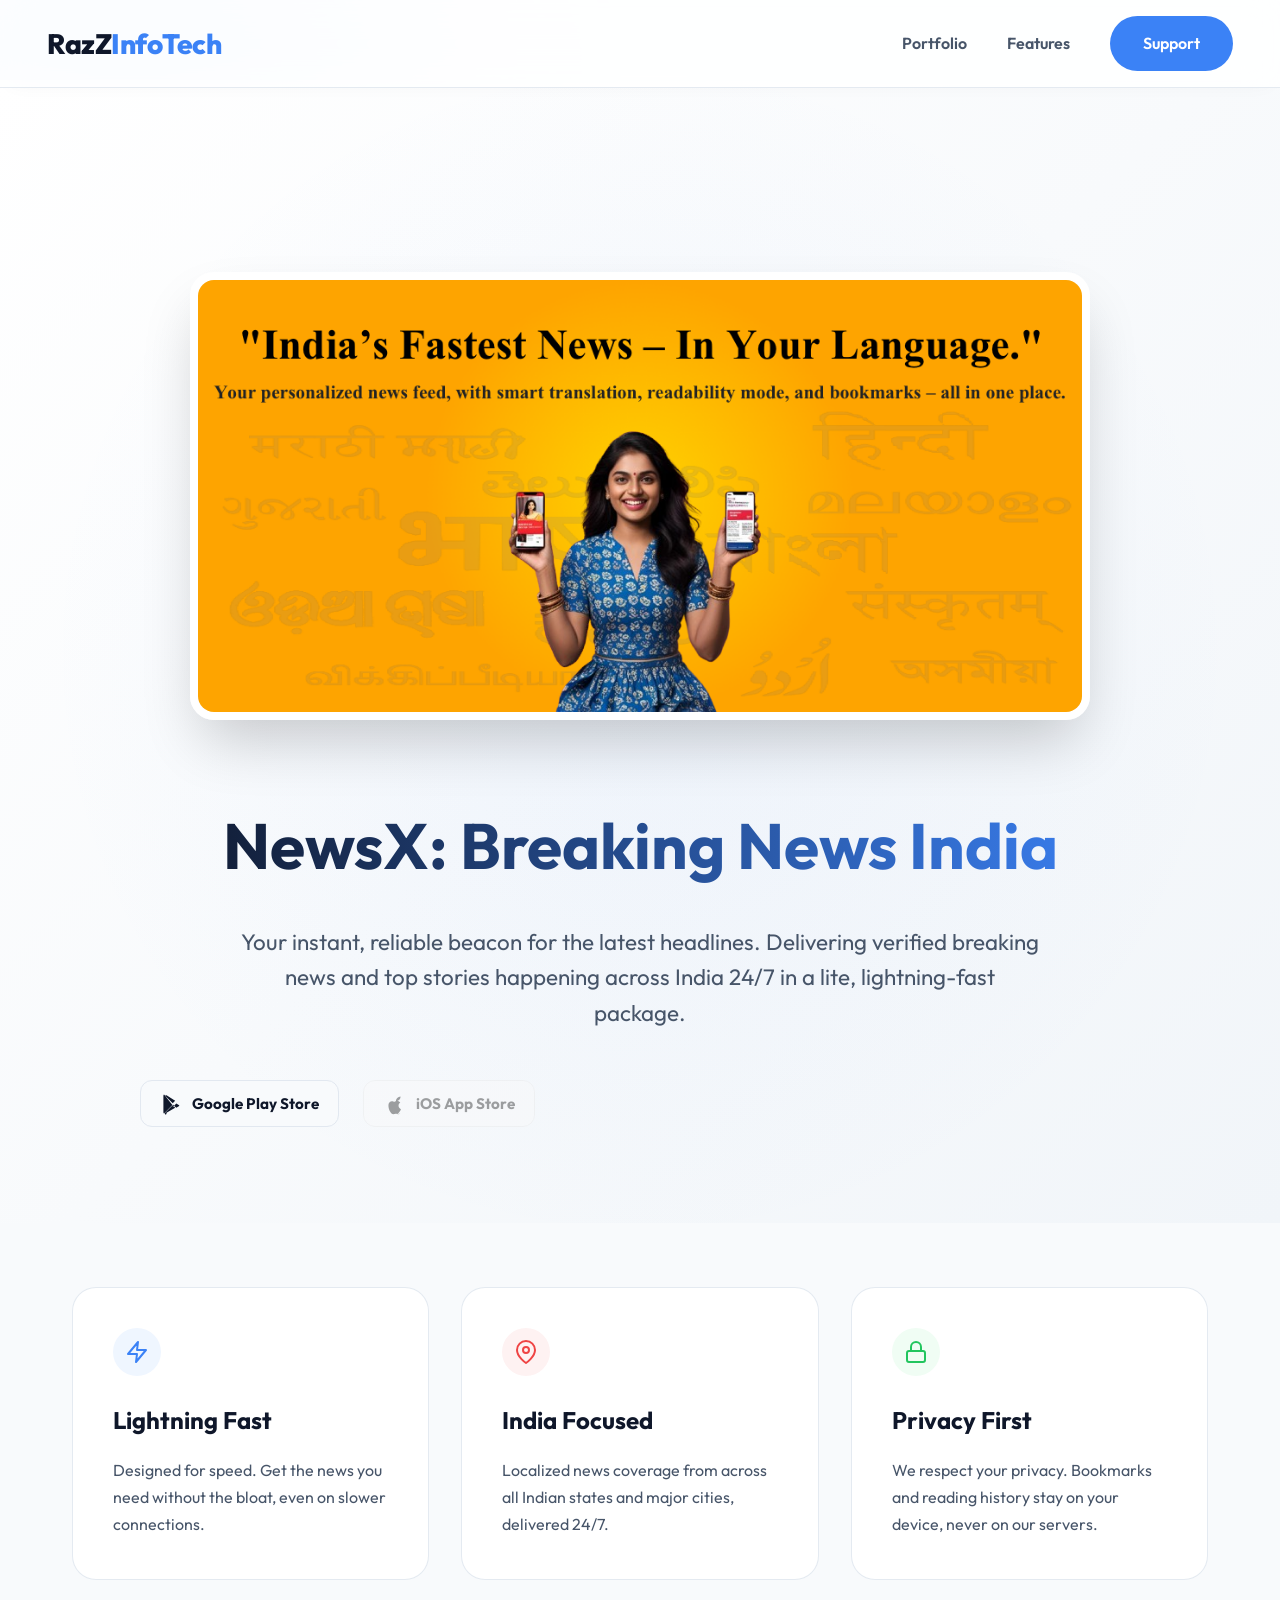
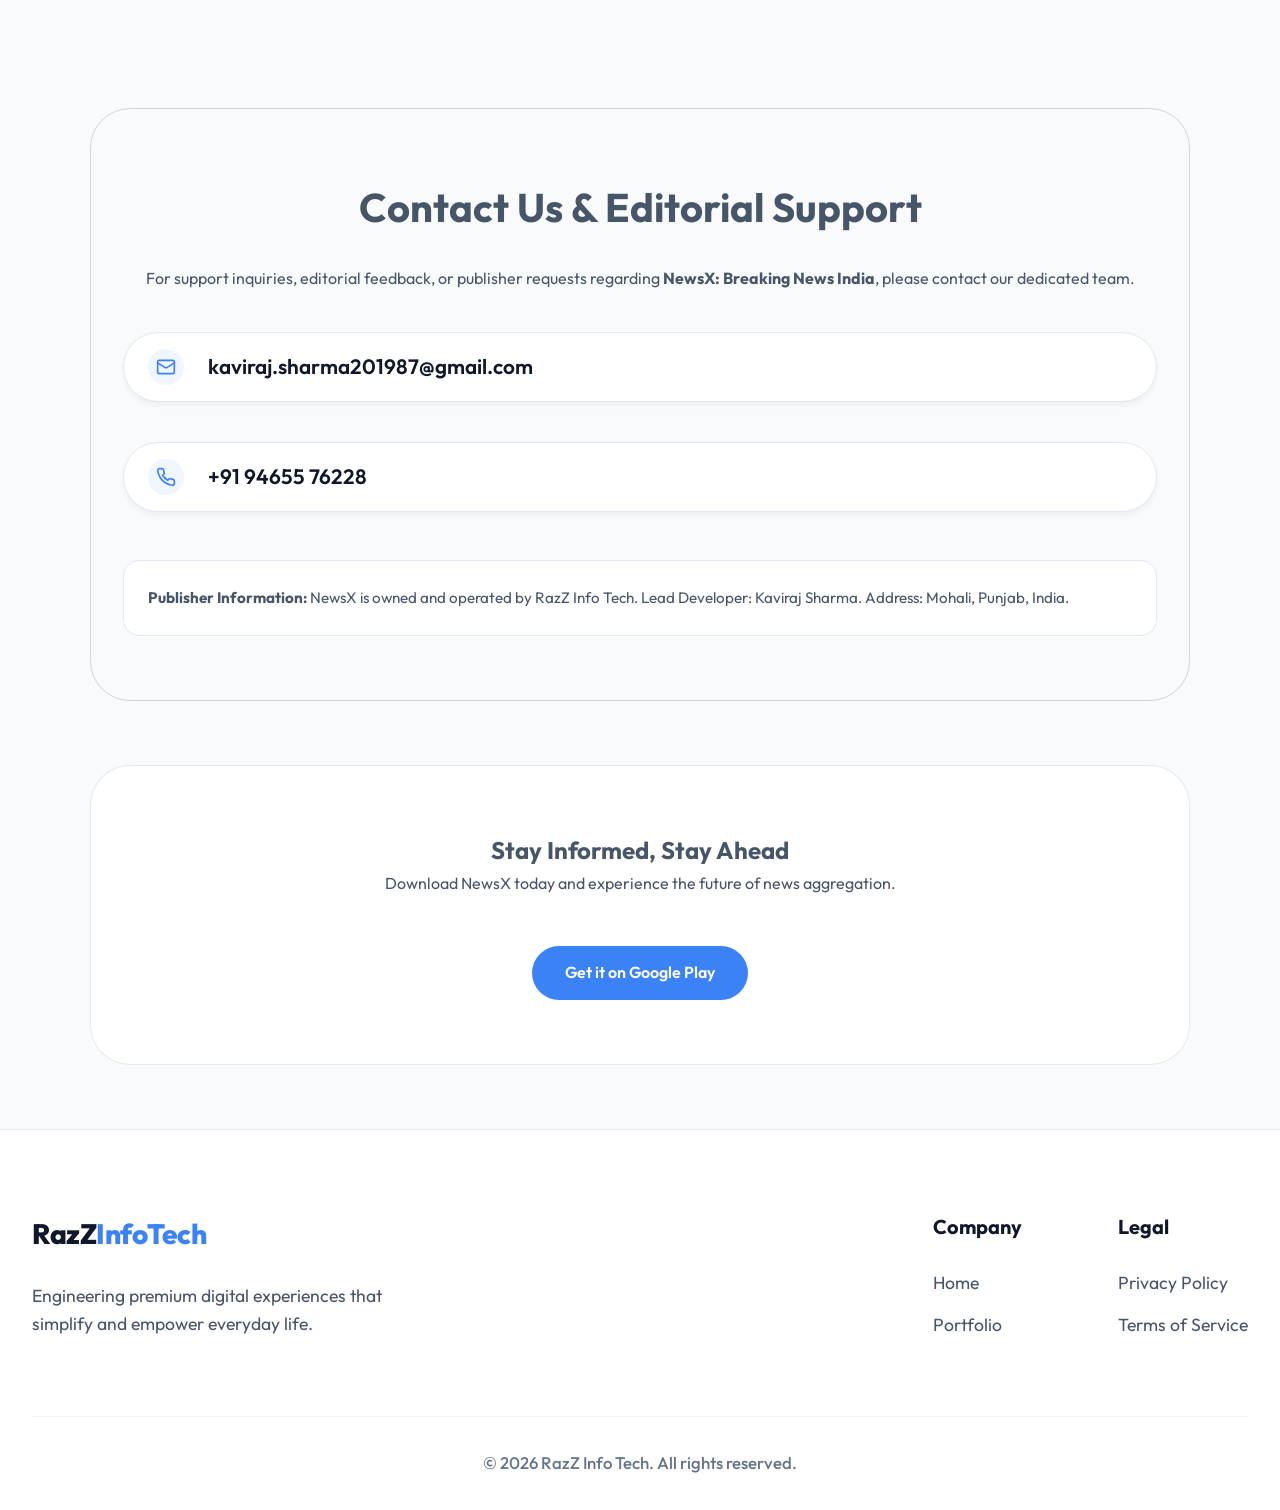
<file: newsx.html>
<!DOCTYPE html>
<html lang="en">
<head>
    <meta charset="UTF-8">
    <meta name="viewport" content="width=device-width, initial-scale=1.0">
    <title>NewsX: Breaking News India | RazZ Info Tech</title>
    <meta name="description" content="Get real-time Indian news with NewsX. Fast, lite, and privacy-focused news aggregator for the latest headlines.">
    <link rel="stylesheet" href="styles.css">
    <link rel="preconnect" href="https://fonts.googleapis.com">
    <link rel="preconnect" href="https://fonts.gstatic.com" crossorigin>
    <link href="https://fonts.googleapis.com/css2?family=Outfit:wght@300;400;500;600;700;800&display=swap" rel="stylesheet">
</head>
<body>
    <!-- Navbar -->
    <nav class="navbar">
        <div class="nav-content">
            <a href="index.html" style="text-decoration: none;"><div class="logo">RazZ<span>InfoTech</span></div></a>
            <ul class="nav-links">
                <li><a href="index.html#applications">Portfolio</a></li>
                <li><a href="#features">Features</a></li>
                <li><a href="index.html#contact" class="btn-primary nav-btn">Support</a></li>
            </ul>
        </div>
    </nav>

    <!-- App Hero Section -->
    <header class="app-hero">
        <div class="app-hero-content animate-on-scroll">
            <img src="Feature_graphics.png" alt="NewsX Feature Graphic" class="app-feature-graphic">
            <h1>NewsX: Breaking News India</h1>
            <p class="hero-desc">Your instant, reliable beacon for the latest headlines. Delivering verified breaking news and top stories happening across India 24/7 in a lite, lightning-fast package.</p>
            
            <div class="hero-actions">
                <a href="https://play.google.com/store/apps/details?id=com.kv.newsx.lite" target="_blank" class="store-btn">
                    <svg viewBox="0 0 24 24" width="24" height="24" fill="currentColor"><path d="M4 2.529C3.606 2.766 3.398 3.256 3.398 3.864v16.273c0 .607.208 1.098.602 1.334l.053.03 8.35-8.384v-.234L4.053 2.5l-.053.029zM12.923 12.39L16.28 15.75l2.457-1.393c.7-.393.7-1.042 0-1.436L16.28 11.53l-3.357 3.358v-2.498zm-8.23-9.176l8.03 8.046 2.454-2.46L6.5 3.37c-.7-.394-1.258-.066-1.258.742l-.55-1.018zM6.5 20.63l8.675-4.945-2.455-2.46-8.03 8.046.55 1.018c0 .808.56.113 1.26-.28z"/></svg>
                    Google Play Store
                </a>
                <a href="#" class="store-btn disabled">
                    <svg viewBox="0 0 24 24" width="24" height="24" fill="currentColor"><path d="M16.365 21.442c-.528.252-1.291.688-2.094.688s-1.411-.328-2.527-.328c-1.144 0-1.802.34-2.556.34-.841 0-1.74-.528-2.465-1.57C5.034 18.156 3.659 13.916 4.978 11.08c.552-1.189 1.625-1.928 2.825-1.928 1.055 0 1.956.657 2.527.657.57 0 1.57-.743 2.888-.743 1.259 0 2.373.57 3.064 1.543-2.613 1.514-2.186 5.414.656 6.543-.585 1.5-1.682 3.125-2.738 4.258-.29.317-.61.644-1.026.832h.001zM11.972 9.088c-.143-2.484 2.14-4.57 4.542-4.685.257 2.427-2.14 4.885-4.542 4.685z"/></svg>
                    iOS App Store
                </a>
            </div>
        </div>
    </header>

    <main id="features">
        <section class="feature-grid">
            <div class="feature-item animate-on-scroll delay-1">
                <div class="contact-icon" style="margin-bottom: 1.5rem; width: fit-content;">
                    <svg width="24" height="24" viewBox="0 0 24 24" fill="none" stroke="currentColor" stroke-width="2" stroke-linecap="round" stroke-linejoin="round"><path d="M13 2L3 14h9l-1 8 10-12h-9l1-8z"/></svg>
                </div>
                <h3>Lightning Fast</h3>
                <p>Designed for speed. Get the news you need without the bloat, even on slower connections.</p>
            </div>
            <div class="feature-item animate-on-scroll delay-2">
                <div class="contact-icon" style="margin-bottom: 1.5rem; width: fit-content; background: #fef2f2; color: #ef4444;">
                    <svg width="24" height="24" viewBox="0 0 24 24" fill="none" stroke="currentColor" stroke-width="2" stroke-linecap="round" stroke-linejoin="round"><path d="M21 10c0 7-9 13-9 13s-9-6-9-13a9 9 0 0 1 18 0z"/><circle cx="12" cy="10" r="3"/></svg>
                </div>
                <h3>India Focused</h3>
                <p>Localized news coverage from across all Indian states and major cities, delivered 24/7.</p>
            </div>
            <div class="feature-item animate-on-scroll delay-3">
                <div class="contact-icon" style="margin-bottom: 1.5rem; width: fit-content; background: #f0fdf4; color: #22c55e;">
                    <svg width="24" height="24" viewBox="0 0 24 24" fill="none" stroke="currentColor" stroke-width="2" stroke-linecap="round" stroke-linejoin="round"><rect width="18" height="11" x="3" y="11" rx="2" ry="2"/><path d="M7 11V7a5 5 0 0 1 10 0v4"/></svg>
                </div>
                <h3>Privacy First</h3>
                <p>We respect your privacy. Bookmarks and reading history stay on your device, never on our servers.</p>
            </div>
        </section>

        <!-- Editorial & Contact Transparency Section (Mandatory for Google Play News Policy) -->
        <section id="support" class="app-cta-section animate-on-scroll" style="background: #f8fafc; border-color: #cbd5e1;">
            <div class="cta-content">
                <h2 style="font-size: 2.5rem; margin-bottom: 1.5rem;">Contact Us & Editorial Support</h2>
                <p style="margin-bottom: 2.5rem;">For support inquiries, editorial feedback, or publisher requests regarding <strong>NewsX: Breaking News India</strong>, please contact our dedicated team.</p>
                
                <div class="contact-methods" style="margin-bottom: 3rem;">
                    <div class="contact-item" style="margin: 0 auto 1rem; padding: 1rem 1.5rem; max-width: 100%;">
                        <div class="contact-icon" style="padding: 8px;"><svg width="20" height="20" viewBox="0 0 24 24" fill="none" stroke="currentColor" stroke-width="2"><rect width="20" height="16" x="2" y="4" rx="2"/><path d="m22 7-8.97 5.7a1.94 1.94 0 0 1-2.06 0L2 7"/></svg></div>
                        <a href="mailto:kaviraj.sharma201987@gmail.com">kaviraj.sharma201987@gmail.com</a>
                    </div>
                    <div class="contact-item" style="margin: 0 auto; padding: 1rem 1.5rem; max-width: 100%;">
                        <div class="contact-icon" style="padding: 8px;"><svg width="20" height="20" viewBox="0 0 24 24" fill="none" stroke="currentColor" stroke-width="2"><path d="M22 16.92v3a2 2 0 0 1-2.18 2 19.79 19.79 0 0 1-8.63-3.07 19.5 19.5 0 0 1-6-6 19.79 19.79 0 0 1-3.07-8.67A2 2 0 0 1 4.11 2h3a2 2 0 0 1 2 1.72 12.84 12.84 0 0 0 .7 2.81 2 2 0 0 1-.45 2.11L8.09 9.91a16 16 0 0 0 6 6l1.27-1.27a2 2 0 0 1 2.11-.45 12.84 12.84 0 0 0 2.81.7A2 2 0 0 1 22 16.92z"/></svg></div>
                        <a href="tel:+919465576228">+91 94655 76228</a>
                    </div>
                </div>

                <div style="background: white; padding: 1.5rem; border-radius: 16px; border: 1px solid #e2e8f0; text-align: left; font-size: 0.95rem;">
                    <p><strong>Publisher Information:</strong> NewsX is owned and operated by RazZ Info Tech. Lead Developer: Kaviraj Sharma. Address: Mohali, Punjab, India.</p>
                </div>
            </div>
        </section>

        <!-- CTA Section -->
        <section class="app-cta-section animate-on-scroll">
            <div class="cta-content">
                <h2>Stay Informed, Stay Ahead</h2>
                <p>Download NewsX today and experience the future of news aggregation.</p>
                <div class="hero-actions" style="justify-content: center;">
                    <a href="https://play.google.com/store/apps/details?id=com.kv.newsx.lite" target="_blank" class="btn-primary">Get it on Google Play</a>
                </div>
            </div>
        </section>
    </main>

    <footer class="footer">
        <div class="footer-wrapper">
            <div class="footer-brand">
                <div class="footer-logo">RazZ<span>InfoTech</span></div>
                <p>Engineering premium digital experiences that simplify and empower everyday life.</p>
            </div>
            <div class="footer-links">
                <div class="link-group">
                    <h4>Company</h4>
                    <a href="index.html">Home</a>
                    <a href="index.html#applications">Portfolio</a>
                </div>
                <div class="link-group">
                    <h4>Legal</h4>
                    <a href="privacy-policy.html">Privacy Policy</a>
                    <a href="terms-of-service.html">Terms of Service</a>
                </div>
            </div>
        </div>
        <div class="footer-bottom">
            <p>&copy; 2026 RazZ Info Tech. All rights reserved.</p>
        </div>
    </footer>

    <script>
        document.addEventListener("DOMContentLoaded", () => {
            const observerOptions = {
                root: null,
                rootMargin: '0px',
                threshold: 0.15
            };

            const observer = new IntersectionObserver((entries, observer) => {
                entries.forEach(entry => {
                    if (entry.isIntersecting) {
                        entry.target.classList.add('is-visible');
                        observer.unobserve(entry.target);
                    }
                });
            }, observerOptions);

            const animatedElements = document.querySelectorAll('.animate-on-scroll');
            animatedElements.forEach(el => observer.observe(el));
        });
    </script>
</body>
</html>
</file>
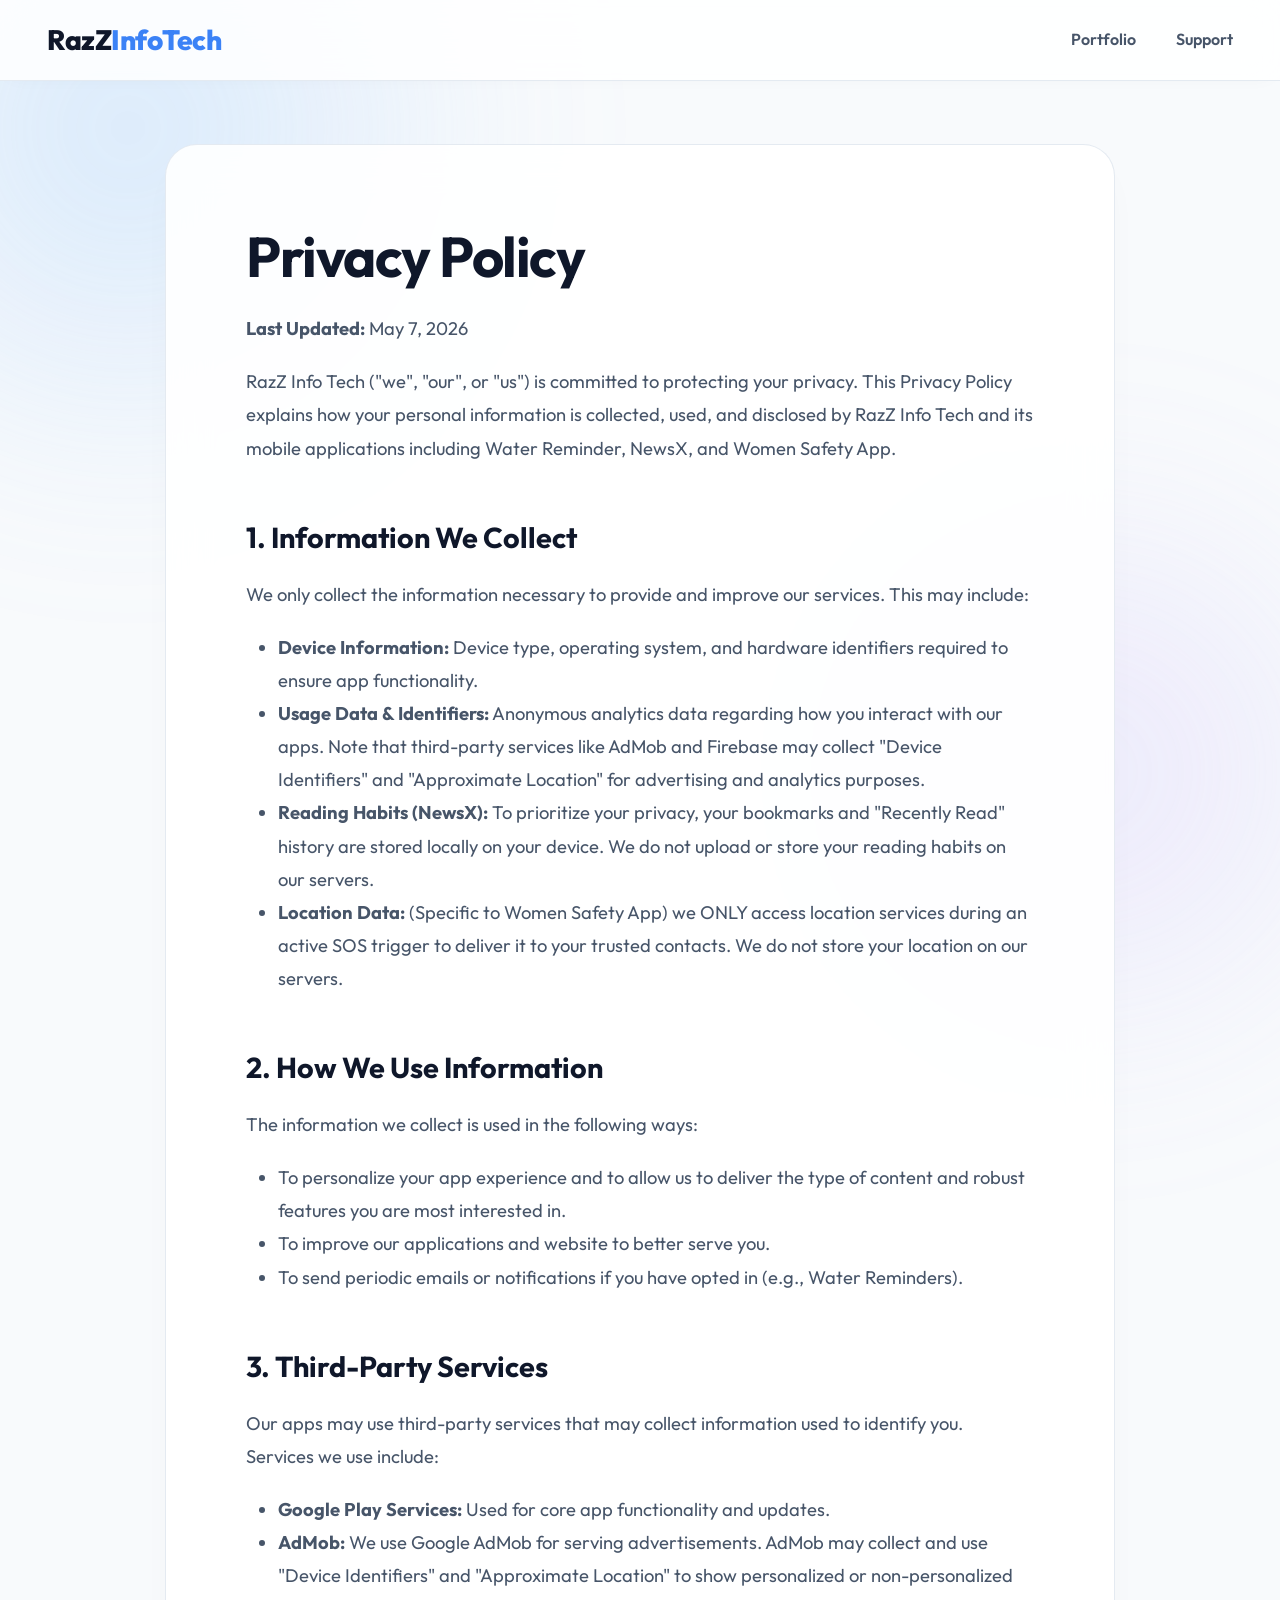
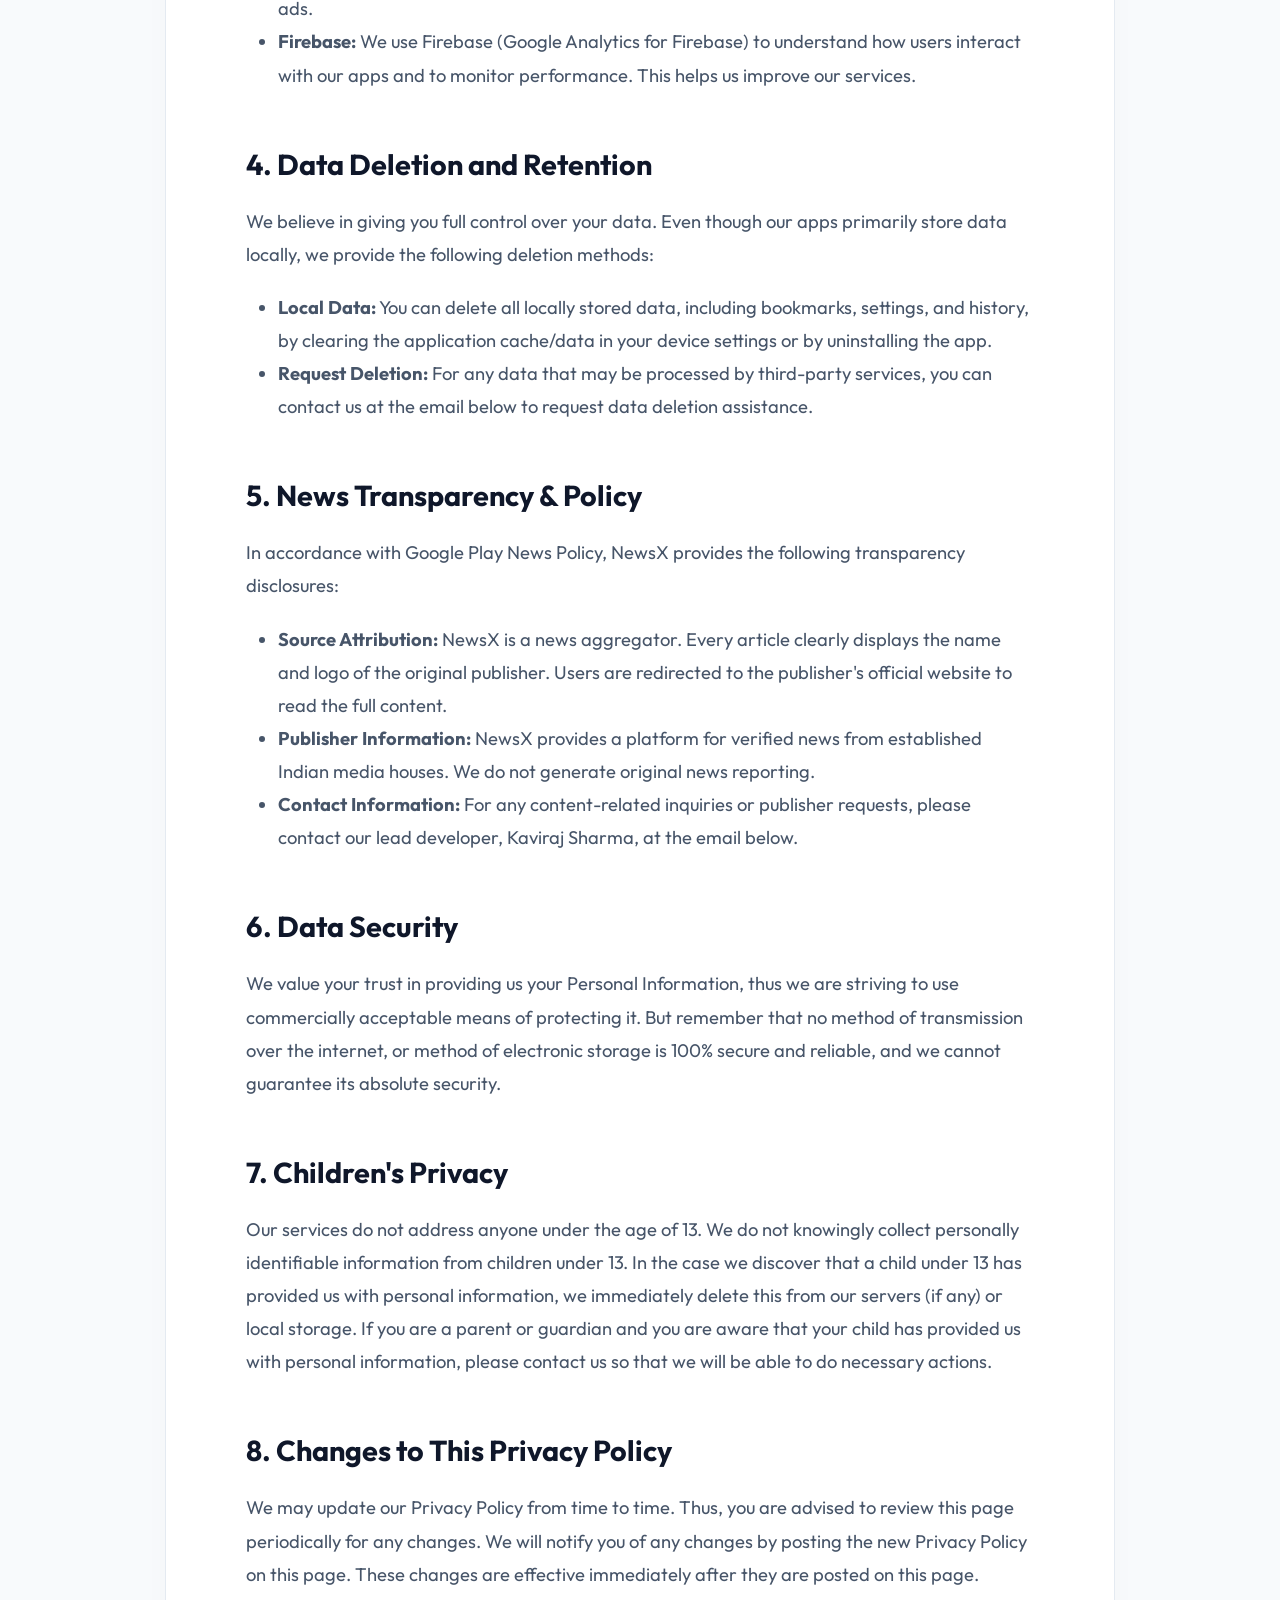
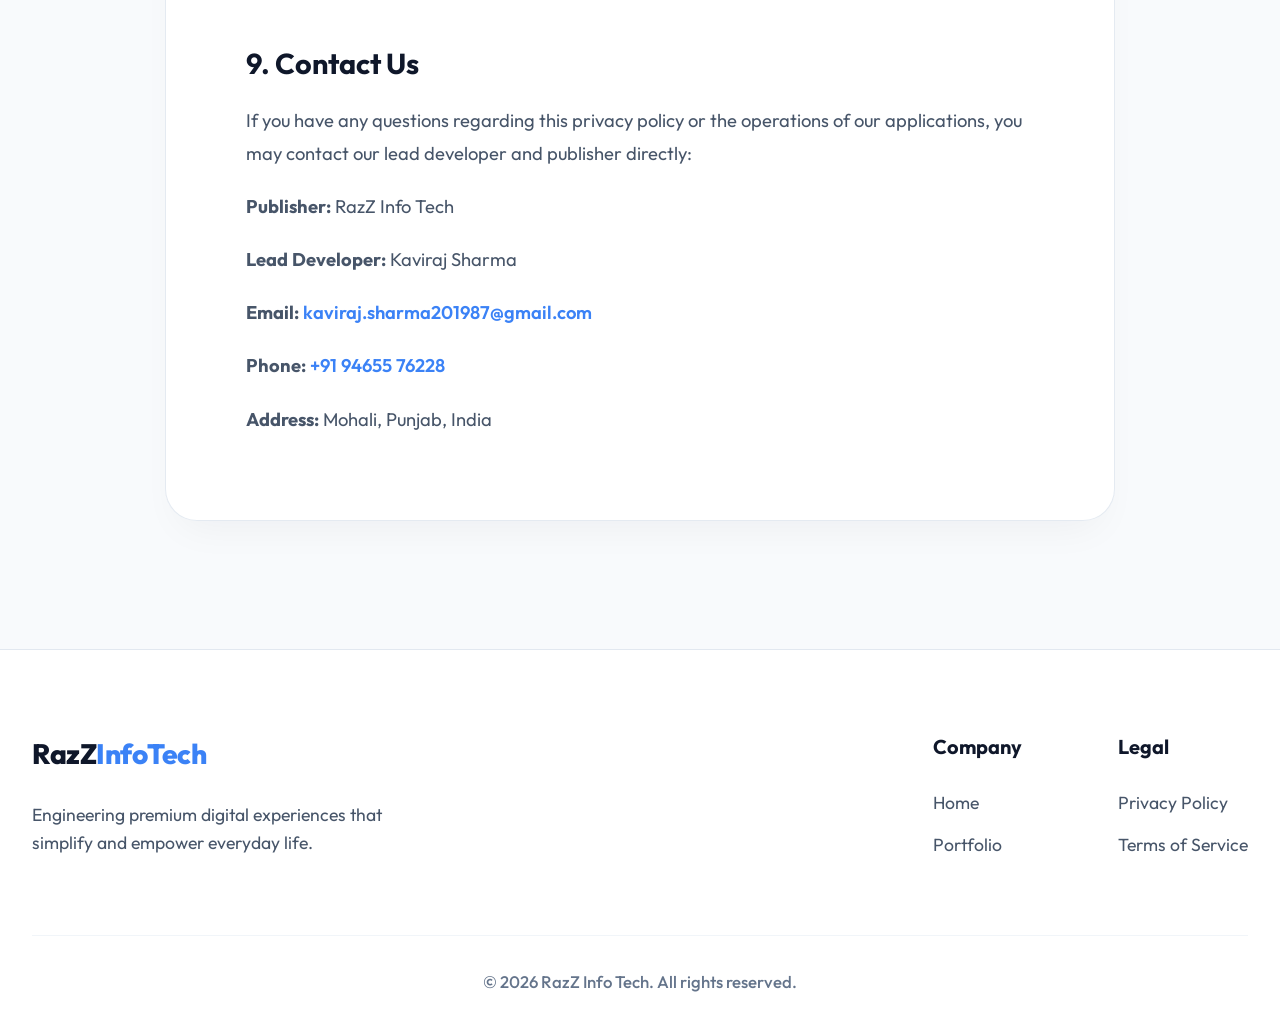
<file: privacy-policy.html>
<!DOCTYPE html>
<html lang="en">
<head>
    <meta charset="UTF-8">
    <meta name="viewport" content="width=device-width, initial-scale=1.0">
    <title>Privacy Policy - RazZ Info Tech</title>
    <link rel="stylesheet" href="styles.css">
    <link rel="preconnect" href="https://fonts.googleapis.com">
    <link rel="preconnect" href="https://fonts.gstatic.com" crossorigin>
    <link href="https://fonts.googleapis.com/css2?family=Outfit:wght@300;400;500;600;700;800&display=swap" rel="stylesheet">
    
    <!-- Google AdSense Verification -->
    <meta name="google-adsense-account" content="ca-pub-2756447977417450">
    <script async src="https://pagead2.googlesyndication.com/pagead/js/adsbygoogle.js?client=ca-pub-2756447977417450" crossorigin="anonymous"></script>
</head>
<body>
    <nav class="navbar">
        <div class="nav-content">
            <a href="index.html" style="text-decoration: none;"><div class="logo">RazZ<span>InfoTech</span></div></a>
            <ul class="nav-links">
                <li><a href="index.html#applications">Portfolio</a></li>
                <li><a href="index.html#contact">Support</a></li>
            </ul>
        </div>
    </nav>

    <main>
        <section class="text-page glass-container animate-on-scroll">
            <h1>Privacy Policy</h1>
            <p><strong>Last Updated:</strong> May 7, 2026</p>
            
            <p>RazZ Info Tech ("we", "our", or "us") is committed to protecting your privacy. This Privacy Policy explains how your personal information is collected, used, and disclosed by RazZ Info Tech and its mobile applications including Water Reminder, NewsX, and Women Safety App.</p>

            <h2>1. Information We Collect</h2>
            <p>We only collect the information necessary to provide and improve our services. This may include:</p>
            <ul>
                <li><strong>Device Information:</strong> Device type, operating system, and hardware identifiers required to ensure app functionality.</li>
                <li><strong>Usage Data & Identifiers:</strong> Anonymous analytics data regarding how you interact with our apps. Note that third-party services like AdMob and Firebase may collect "Device Identifiers" and "Approximate Location" for advertising and analytics purposes.</li>
                <li><strong>Reading Habits (NewsX):</strong> To prioritize your privacy, your bookmarks and "Recently Read" history are stored locally on your device. We do not upload or store your reading habits on our servers.</li>
                <li><strong>Location Data:</strong> (Specific to Women Safety App) we ONLY access location services during an active SOS trigger to deliver it to your trusted contacts. We do not store your location on our servers.</li>
            </ul>

            <h2>2. How We Use Information</h2>
            <p>The information we collect is used in the following ways:</p>
            <ul>
                <li>To personalize your app experience and to allow us to deliver the type of content and robust features you are most interested in.</li>
                <li>To improve our applications and website to better serve you.</li>
                <li>To send periodic emails or notifications if you have opted in (e.g., Water Reminders).</li>
            </ul>

            <h2>3. Third-Party Services</h2>
            <p>Our apps may use third-party services that may collect information used to identify you. Services we use include:</p>
            <ul>
                <li><strong>Google Play Services:</strong> Used for core app functionality and updates.</li>
                <li><strong>AdMob:</strong> We use Google AdMob for serving advertisements. AdMob may collect and use "Device Identifiers" and "Approximate Location" to show personalized or non-personalized ads.</li>
                <li><strong>Firebase:</strong> We use Firebase (Google Analytics for Firebase) to understand how users interact with our apps and to monitor performance. This helps us improve our services.</li>
            </ul>

            <h2>4. Data Deletion and Retention</h2>
            <p>We believe in giving you full control over your data. Even though our apps primarily store data locally, we provide the following deletion methods:</p>
            <ul>
                <li><strong>Local Data:</strong> You can delete all locally stored data, including bookmarks, settings, and history, by clearing the application cache/data in your device settings or by uninstalling the app.</li>
                <li><strong>Request Deletion:</strong> For any data that may be processed by third-party services, you can contact us at the email below to request data deletion assistance.</li>
            </ul>

            <h2 id="newsx">5. News Transparency & Policy</h2>
            <p>In accordance with Google Play News Policy, NewsX provides the following transparency disclosures:</p>
            <ul>
                <li><strong>Source Attribution:</strong> NewsX is a news aggregator. Every article clearly displays the name and logo of the original publisher. Users are redirected to the publisher's official website to read the full content.</li>
                <li><strong>Publisher Information:</strong> NewsX provides a platform for verified news from established Indian media houses. We do not generate original news reporting.</li>
                <li><strong>Contact Information:</strong> For any content-related inquiries or publisher requests, please contact our lead developer, Kaviraj Sharma, at the email below.</li>
            </ul>

            <h2>6. Data Security</h2>
            <p>We value your trust in providing us your Personal Information, thus we are striving to use commercially acceptable means of protecting it. But remember that no method of transmission over the internet, or method of electronic storage is 100% secure and reliable, and we cannot guarantee its absolute security.</p>

            <h2>7. Children's Privacy</h2>
            <p>Our services do not address anyone under the age of 13. We do not knowingly collect personally identifiable information from children under 13. In the case we discover that a child under 13 has provided us with personal information, we immediately delete this from our servers (if any) or local storage. If you are a parent or guardian and you are aware that your child has provided us with personal information, please contact us so that we will be able to do necessary actions.</p>

            <h2>8. Changes to This Privacy Policy</h2>
            <p>We may update our Privacy Policy from time to time. Thus, you are advised to review this page periodically for any changes. We will notify you of any changes by posting the new Privacy Policy on this page. These changes are effective immediately after they are posted on this page.</p>

            <h2>9. Contact Us</h2>
            <p>If you have any questions regarding this privacy policy or the operations of our applications, you may contact our lead developer and publisher directly:</p>
            <p><strong>Publisher:</strong> RazZ Info Tech</p>
            <p><strong>Lead Developer:</strong> Kaviraj Sharma</p>
            <p><strong>Email:</strong> <strong><a href="mailto:kaviraj.sharma201987@gmail.com">kaviraj.sharma201987@gmail.com</a></strong></p>
            <p><strong>Phone:</strong> <strong><a href="tel:+919465576228">+91 94655 76228</a></strong></p>
            <p><strong>Address:</strong> Mohali, Punjab, India</p>
        </section>
    </main>

    <footer class="footer">
        <div class="footer-wrapper">
            <div class="footer-brand">
                <div class="footer-logo">RazZ<span>InfoTech</span></div>
                <p>Engineering premium digital experiences that simplify and empower everyday life.</p>
            </div>
            <div class="footer-links">
                <div class="link-group">
                    <h4>Company</h4>
                    <a href="index.html">Home</a>
                    <a href="index.html#applications">Portfolio</a>
                </div>
                <div class="link-group">
                    <h4>Legal</h4>
                    <a href="privacy-policy.html">Privacy Policy</a>
                    <a href="terms-of-service.html">Terms of Service</a>
                </div>
            </div>
        </div>
        <div class="footer-bottom">
            <p>&copy; 2026 RazZ Info Tech. All rights reserved.</p>
        </div>
    </footer>

    <script>
        document.addEventListener("DOMContentLoaded", () => {
            const el = document.querySelector('.animate-on-scroll');
            setTimeout(() => el.classList.add('is-visible'), 100);
        });
    </script>
</body>
</html>
</file>
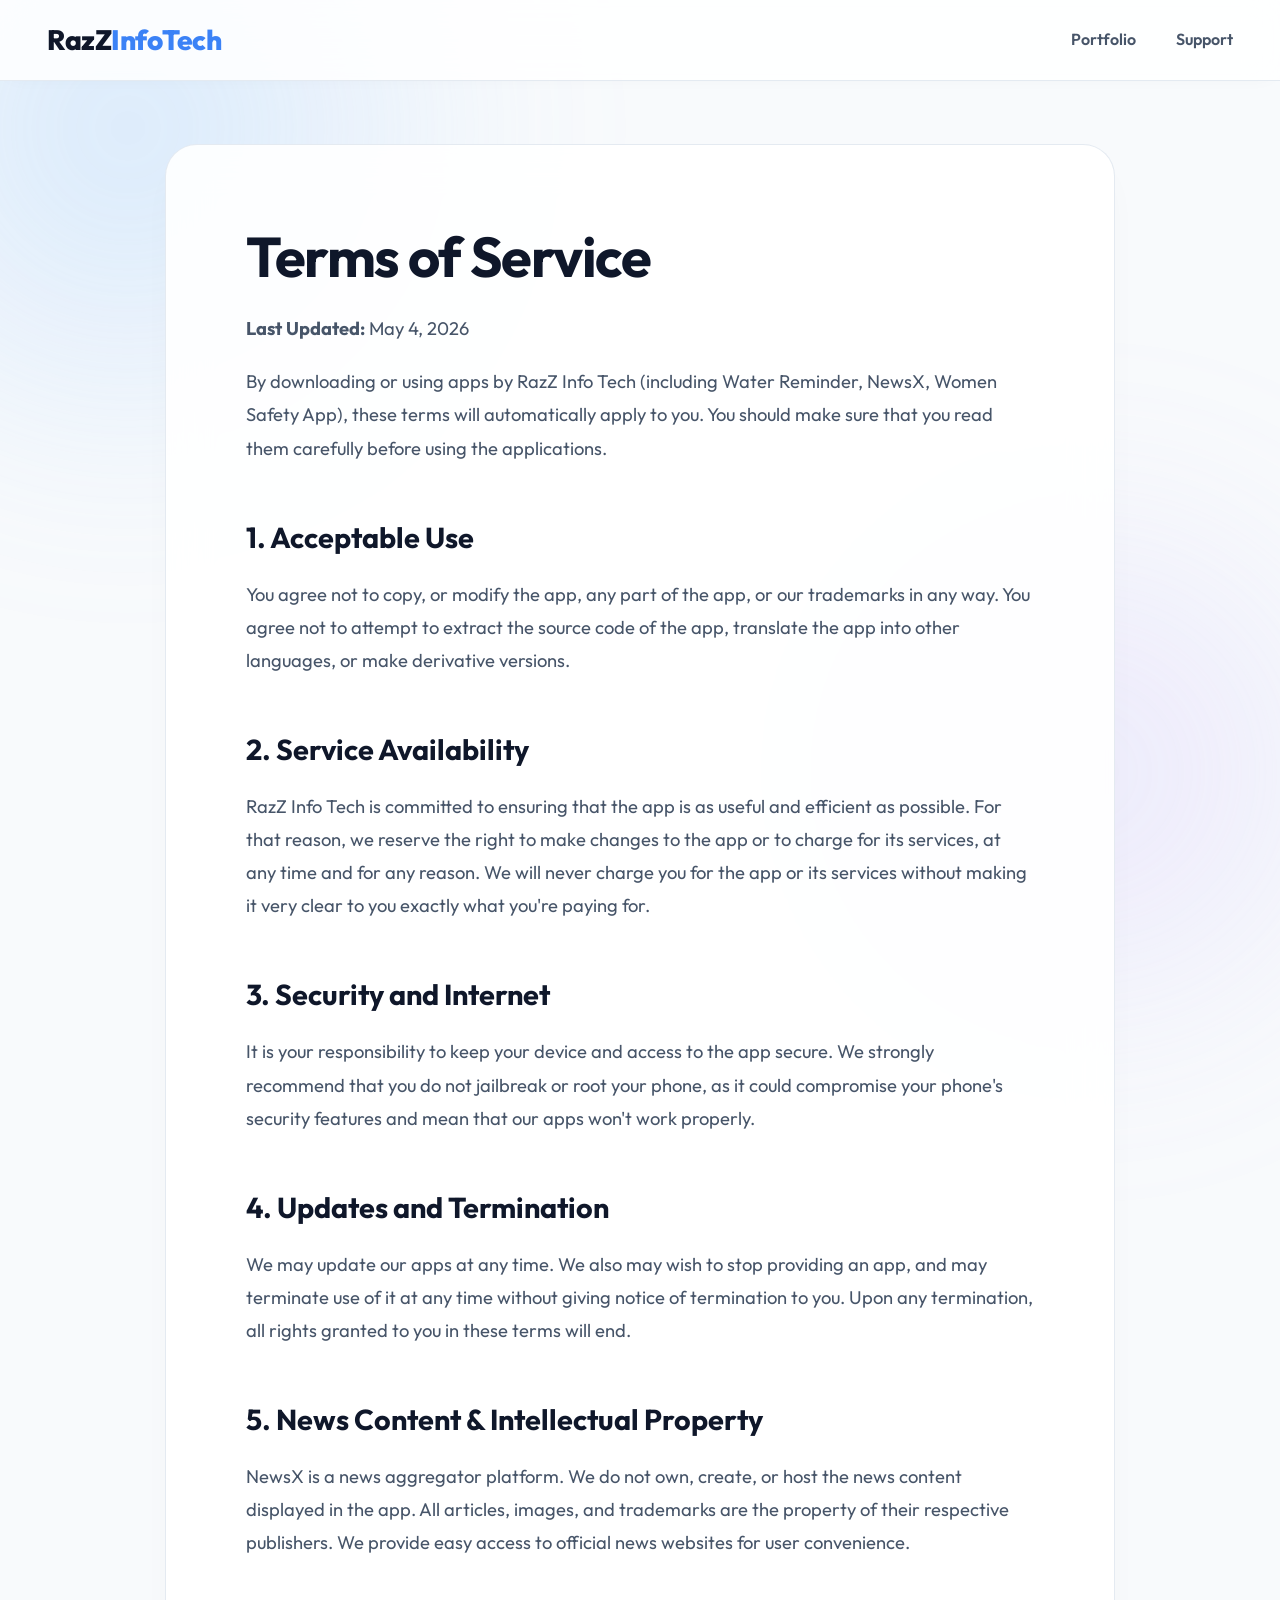
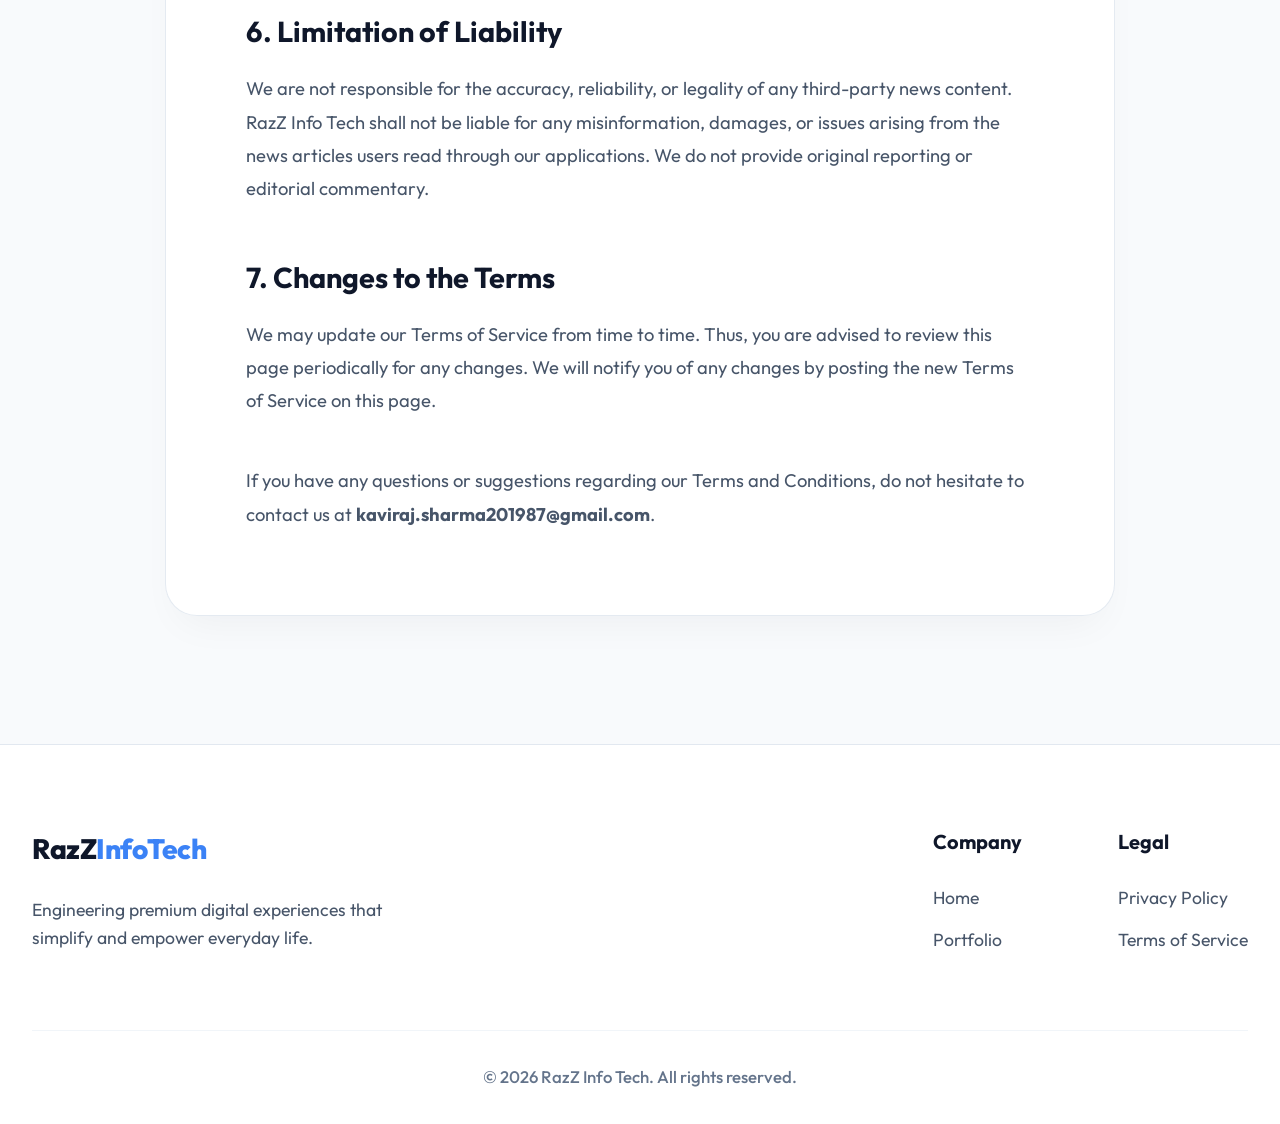
<file: terms-of-service.html>
<!DOCTYPE html>
<html lang="en">
<head>
    <meta charset="UTF-8">
    <meta name="viewport" content="width=device-width, initial-scale=1.0">
    <title>Terms of Service - RazZ Info Tech</title>
    <link rel="stylesheet" href="styles.css">
    <link rel="preconnect" href="https://fonts.googleapis.com">
    <link rel="preconnect" href="https://fonts.gstatic.com" crossorigin>
    <link href="https://fonts.googleapis.com/css2?family=Outfit:wght@300;400;500;600;700;800&display=swap" rel="stylesheet">
    
    <!-- Google AdSense Verification -->
    <meta name="google-adsense-account" content="ca-pub-2756447977417450">
    <script async src="https://pagead2.googlesyndication.com/pagead/js/adsbygoogle.js?client=ca-pub-2756447977417450" crossorigin="anonymous"></script>
</head>
<body>
    <nav class="navbar">
        <div class="nav-content">
            <a href="index.html" style="text-decoration: none;"><div class="logo">RazZ<span>InfoTech</span></div></a>
            <ul class="nav-links">
                <li><a href="index.html#applications">Portfolio</a></li>
                <li><a href="index.html#contact">Support</a></li>
            </ul>
        </div>
    </nav>

    <main>
        <section class="text-page glass-container animate-on-scroll">
            <h1>Terms of Service</h1>
            <p><strong>Last Updated:</strong> May 4, 2026</p>
            
            <p>By downloading or using apps by RazZ Info Tech (including Water Reminder, NewsX, Women Safety App), these terms will automatically apply to you. You should make sure that you read them carefully before using the applications.</p>

            <h2>1. Acceptable Use</h2>
            <p>You agree not to copy, or modify the app, any part of the app, or our trademarks in any way. You agree not to attempt to extract the source code of the app, translate the app into other languages, or make derivative versions.</p>

            <h2>2. Service Availability</h2>
            <p>RazZ Info Tech is committed to ensuring that the app is as useful and efficient as possible. For that reason, we reserve the right to make changes to the app or to charge for its services, at any time and for any reason. We will never charge you for the app or its services without making it very clear to you exactly what you're paying for.</p>

            <h2>3. Security and Internet</h2>
            <p>It is your responsibility to keep your device and access to the app secure. We strongly recommend that you do not jailbreak or root your phone, as it could compromise your phone's security features and mean that our apps won't work properly.</p>

            <h2>4. Updates and Termination</h2>
            <p>We may update our apps at any time. We also may wish to stop providing an app, and may terminate use of it at any time without giving notice of termination to you. Upon any termination, all rights granted to you in these terms will end.</p>

            <h2>5. News Content & Intellectual Property</h2>
            <p>NewsX is a news aggregator platform. We do not own, create, or host the news content displayed in the app. All articles, images, and trademarks are the property of their respective publishers. We provide easy access to official news websites for user convenience.</p>

            <h2>6. Limitation of Liability</h2>
            <p>We are not responsible for the accuracy, reliability, or legality of any third-party news content. RazZ Info Tech shall not be liable for any misinformation, damages, or issues arising from the news articles users read through our applications. We do not provide original reporting or editorial commentary.</p>

            <h2>7. Changes to the Terms</h2>
            <p>We may update our Terms of Service from time to time. Thus, you are advised to review this page periodically for any changes. We will notify you of any changes by posting the new Terms of Service on this page.</p>
            
            <br>
            <p>If you have any questions or suggestions regarding our Terms and Conditions, do not hesitate to contact us at <strong>kaviraj.sharma201987@gmail.com</strong>.</p>
        </section>
    </main>

    <footer class="footer">
        <div class="footer-wrapper">
            <div class="footer-brand">
                <div class="footer-logo">RazZ<span>InfoTech</span></div>
                <p>Engineering premium digital experiences that simplify and empower everyday life.</p>
            </div>
            <div class="footer-links">
                <div class="link-group">
                    <h4>Company</h4>
                    <a href="index.html">Home</a>
                    <a href="index.html#applications">Portfolio</a>
                </div>
                <div class="link-group">
                    <h4>Legal</h4>
                    <a href="privacy-policy.html">Privacy Policy</a>
                    <a href="terms-of-service.html">Terms of Service</a>
                </div>
            </div>
        </div>
        <div class="footer-bottom">
            <p>&copy; 2026 RazZ Info Tech. All rights reserved.</p>
        </div>
    </footer>

    <script>
        document.addEventListener("DOMContentLoaded", () => {
            const el = document.querySelector('.animate-on-scroll');
            setTimeout(() => el.classList.add('is-visible'), 100);
        });
    </script>
</body>
</html>
</file>
<file: styles.css>
:root {
    --bg-main: #f8fafc;
    --text-heading: #0f172a;
    --text-body: #475569;
    --primary-accent: #3b82f6;
    --primary-hover: #2563eb;
    --card-bg: rgba(255, 255, 255, 0.9);
    --card-border: rgba(226, 232, 240, 0.9);
    --card-shadow: 0 20px 40px -15px rgba(15, 23, 42, 0.05);
    --card-shadow-hover: 0 40px 60px -15px rgba(15, 23, 42, 0.15);
    
    /* Animation offsets */
    --animation-distance: 50px;
}

* {
    box-sizing: border-box;
    margin: 0;
    padding: 0;
}

/* Smooth Scrolling */
html {
    scroll-behavior: smooth;
    scroll-padding-top: 100px;
}

body {
    background-color: var(--bg-main);
    color: var(--text-body);
    font-family: 'Outfit', -apple-system, BlinkMacSystemFont, "Segoe UI", Roboto, sans-serif;
    line-height: 1.7;
    overflow-x: hidden;
    position: relative;
    padding-top: 80px; 
}

/* Scroll Animations Base Classes */
.animate-on-scroll {
    opacity: 0;
    transform: translateY(var(--animation-distance));
    transition: opacity 0.8s cubic-bezier(0.16, 1, 0.3, 1), transform 0.8s cubic-bezier(0.16, 1, 0.3, 1);
}

.animate-on-scroll.is-visible {
    opacity: 1;
    transform: translateY(0);
}

.delay-1 { transition-delay: 0.15s; }
.delay-2 { transition-delay: 0.3s; }
.delay-3 { transition-delay: 0.45s; }

/* Navbar */
.navbar {
    position: fixed;
    top: 0;
    left: 0;
    width: 100%;
    background: rgba(255, 255, 255, 0.85);
    backdrop-filter: blur(16px);
    -webkit-backdrop-filter: blur(16px);
    border-bottom: 1px solid var(--card-border);
    z-index: 1000;
    padding: 1rem 0;
    box-shadow: 0 4px 20px -10px rgba(0,0,0,0.05);
}

.nav-content {
    max-width: 1250px;
    margin: 0 auto;
    padding: 0 2rem;
    display: flex;
    justify-content: space-between;
    align-items: center;
}

.logo, .footer-logo {
    font-size: 1.75rem;
    font-weight: 800;
    color: var(--text-heading);
    letter-spacing: -0.5px;
}

.logo span, .footer-logo span {
    color: var(--primary-accent);
}

.nav-links {
    list-style: none;
    display: flex;
    gap: 2.5rem;
    align-items: center;
}

.nav-links a {
    text-decoration: none;
    color: var(--text-body);
    font-weight: 600;
    transition: color 0.2s;
}

.nav-links a:hover {
    color: var(--primary-accent);
}

/* Buttons */
.btn-primary {
    background: var(--primary-accent);
    color: white !important;
    padding: 0.8rem 2rem;
    border-radius: 100px;
    font-weight: 600;
    text-decoration: none;
    transition: all 0.3s;
    border: 1px solid transparent;
    display: inline-block;
}

.btn-primary:hover {
    background: var(--primary-hover);
    transform: translateY(-3px);
    box-shadow: 0 15px 25px -5px rgba(59, 130, 246, 0.4);
}

.btn-secondary {
    background: white;
    color: var(--text-heading);
    padding: 0.8rem 2rem;
    border-radius: 100px;
    font-weight: 600;
    text-decoration: none;
    transition: all 0.3s;
    border: 1px solid #cbd5e1;
    display: inline-block;
}

.btn-secondary:hover {
    border-color: var(--primary-accent);
    color: var(--primary-accent);
    transform: translateY(-3px);
    box-shadow: 0 15px 25px -5px rgba(0, 0, 0, 0.05);
}

/* Background Animated Gradient */
body::before, body::after {
    content: '';
    position: fixed;
    border-radius: 50%;
    filter: blur(100px);
    z-index: -1;
    animation: float 25s infinite ease-in-out alternate;
    opacity: 0.6;
}

body::before {
    width: 60vw;
    height: 60vw;
    background: radial-gradient(circle, rgba(147, 197, 253, 0.6) 0%, rgba(255, 255, 255, 0) 70%);
    top: -20vw;
    left: -20vw;
}

body::after {
    width: 50vw;
    height: 50vw;
    background: radial-gradient(circle, rgba(196, 181, 253, 0.5) 0%, rgba(255, 255, 255, 0) 70%);
    bottom: -15vw;
    right: -10vw;
    animation-delay: -12s;
}

@keyframes float {
    0% { transform: scale(1) translate(0, 0); }
    100% { transform: scale(1.1) translate(3%, 5%); }
}

/* Hero Section */
.hero {
    min-height: 80vh;
    display: flex;
    align-items: center;
    padding: 8rem 2rem 4rem;
    max-width: 1300px;
    margin: 0 auto;
}

.hero-container {
    display: flex;
    align-items: center;
    gap: 5rem;
    width: 100%;
}

.hero-text {
    flex: 1.1;
}

.hero-actions {
    display: flex;
    gap: 1.5rem;
    margin-top: 3rem;
}

.badge {
    display: inline-block;
    padding: 0.5rem 1.25rem;
    background: #eff6ff;
    border: 1px solid #bfdbfe;
    border-radius: 100px;
    font-size: 0.9rem;
    font-weight: 700;
    letter-spacing: 1px;
    text-transform: uppercase;
    margin-bottom: 2rem;
    color: #1d4ed8;
}

.hero h1 {
    font-size: 4.8rem;
    font-weight: 800;
    margin-bottom: 1.5rem;
    line-height: 1.05;
    color: var(--text-heading);
    letter-spacing: -1.5px;
}

@media (max-width: 600px) {
    .hero h1 {
        font-size: 2.8rem;
    }
}

.hero p {
    font-size: 1.35rem;
    color: var(--text-body);
    font-weight: 400;
    line-height: 1.7;
}

.hero-image {
    flex: 0.9;
    position: relative;
}

.image-wrapper {
    position: relative;
    border-radius: 36px;
    z-index: 2;
    background: white;
    padding: 1rem;
    box-shadow: 0 40px 80px -20px rgba(0,0,0,0.15);
    transform: rotate(2deg) translateY(-10px);
    transition: transform 0.6s cubic-bezier(0.16, 1, 0.3, 1);
}

.image-wrapper:hover {
    transform: rotate(0deg) scale(1.03);
}

.image-wrapper img {
    width: 100%;
    height: auto;
    border-radius: 26px;
    display: block;
}

/* About Section */
.about-section {
    max-width: 1000px;
    margin: 2rem auto 6rem;
    padding: 0 2rem;
}

.about-glass {
    padding: 4rem 5rem;
    background: linear-gradient(135deg, rgba(255, 255, 255, 0.95), rgba(255, 255, 255, 0.8));
    border: 1px solid #e2e8f0;
}

.about-section h2 {
    font-size: 3rem;
    font-weight: 800;
    margin-bottom: 2rem;
    color: var(--primary-accent);
    letter-spacing: -1px;
}

.about-section p {
    font-size: 1.3rem;
    color: var(--text-body);
    line-height: 1.8;
    font-weight: 400;
}

/* Glassmorphism Containers Default */
.glass-container {
    background: var(--card-bg);
    backdrop-filter: blur(20px);
    border: 1px solid var(--card-border);
    border-radius: 32px;
    padding: 5rem 4rem;
    box-shadow: var(--card-shadow);
    text-align: center;
}

/* Apps Section */
.apps-section {
    padding: 6rem 2rem;
    max-width: 1300px;
    margin: 0 auto;
}

.apps-section h2 {
    text-align: center;
    font-size: 3.5rem;
    font-weight: 800;
    margin-bottom: 5rem;
    color: var(--text-heading);
    letter-spacing: -1px;
}

.app-grid {
    display: grid;
    grid-template-columns: repeat(auto-fit, minmax(300px, 1fr));
    gap: 2.5rem;
}

@media (max-width: 400px) {
    .app-grid {
        grid-template-columns: 1fr;
    }
}

.app-card {
    background: var(--card-bg);
    border: 1px solid var(--card-border);
    border-radius: 32px;
    padding: 2.5rem;
    transition: all 0.5s cubic-bezier(0.16, 1, 0.3, 1);
    backdrop-filter: blur(12px);
    display: flex;
    flex-direction: column;
    box-shadow: var(--card-shadow);
    overflow: hidden;
}

.app-card:hover {
    transform: translateY(-16px);
    box-shadow: var(--card-shadow-hover);
    border-color: #bfdbfe;
    background: white;
}

.app-image {
    width: 100%;
    height: 260px;
    border-radius: 20px;
    overflow: hidden;
    margin-bottom: 2.5rem;
    position: relative;
    background: #f1f5f9;
}

.app-image img {
    width: 100%;
    height: 100%;
    object-fit: cover;
    transition: transform 0.8s cubic-bezier(0.16, 1, 0.3, 1);
}

.app-card:hover .app-image img {
    transform: scale(1.1);
}

.icon-overlay {
    position: absolute;
    bottom: 20px;
    left: 20px;
    width: 60px;
    height: 60px;
    border-radius: 16px;
    display: flex;
    align-items: center;
    justify-content: center;
    color: white;
    box-shadow: 0 15px 30px rgba(0,0,0,0.25);
    border: 3px solid white;
}

.blue-gradient { background: linear-gradient(135deg, #60a5fa, #2563eb); }
.red-gradient { background: linear-gradient(135deg, #f87171, #dc2626); }
.purple-gradient { background: linear-gradient(135deg, #c084fc, #7e22ce); }

.app-card h3 {
    font-size: 1.8rem;
    margin-bottom: 1rem;
    color: var(--text-heading);
    font-weight: 700;
    letter-spacing: -0.5px;
}

.app-card p {
    color: var(--text-body);
    font-size: 1.1rem;
    line-height: 1.7;
}

/* Store Buttons */
.store-links {
    display: flex;
    flex-wrap: wrap;
    gap: 0.75rem;
    margin-top: auto;
    padding-top: 1.5rem;
}

.store-btn {
    display: flex;
    align-items: center;
    gap: 0.5rem;
    padding: 0.6rem 1.2rem;
    background: #f8fafc;
    border-radius: 12px;
    text-decoration: none;
    color: var(--text-heading);
    font-size: 0.95rem;
    font-weight: 700;
    transition: all 0.3s cubic-bezier(0.16, 1, 0.3, 1);
    border: 1px solid #e2e8f0;
}

.store-btn:hover {
    background: #ffffff;
    border-color: #bfdbfe;
    transform: translateY(-3px);
    box-shadow: 0 10px 15px -3px rgba(59, 130, 246, 0.1);
    color: var(--primary-accent);
}

.store-btn svg {
    fill: currentColor;
}

.store-btn.disabled {
    opacity: 0.4;
    pointer-events: none;
    filter: grayscale(100%);
}

/* Contact Section */
.contact-section {
    padding: 6rem 2rem 8rem;
    display: flex;
    justify-content: center;
    max-width: 950px;
    margin: 0 auto;
}

.contact-glass {
    flex: 1;
    background: linear-gradient(180deg, rgba(255,255,255,0.95) 0%, rgba(255,255,255,0.85) 100%);
    box-shadow: 0 25px 50px -12px rgba(0,0,0,0.1);
}

.contact-section h2 {
    font-size: 3.5rem;
    font-weight: 800;
    margin-bottom: 1.5rem;
    color: var(--text-heading);
    letter-spacing: -1px;
}

.contact-desc {
    color: var(--text-body);
    margin-bottom: 3.5rem;
    font-size: 1.25rem;
}

.contact-methods {
    display: flex;
    flex-direction: column;
    gap: 1.5rem;
    align-items: center;
}

.contact-item {
    display: flex;
    align-items: center;
    gap: 1.5rem;
    font-size: 1.3rem;
    background: #ffffff;
    padding: 1.2rem 3rem;
    border-radius: 100px;
    border: 1px solid #e2e8f0;
    transition: all 0.3s cubic-bezier(0.16, 1, 0.3, 1);
    width: 100%;
    max-width: 550px;
    box-shadow: 0 4px 6px -1px rgba(0, 0, 0, 0.05);
}

.contact-item:hover {
    background: #f8fafc;
    border-color: #cbd5e1;
    transform: translateY(-4px);
    box-shadow: 0 15px 25px -4px rgba(0, 0, 0, 0.08);
}

.contact-icon {
    color: var(--primary-accent);
    display: flex;
    align-items: center;
    background: #eff6ff;
    padding: 12px;
    border-radius: 50%;
}

.contact-item a {
    color: var(--text-heading);
    text-decoration: none;
    transition: color 0.2s ease;
    font-weight: 600;
}

.contact-item:hover a {
    color: var(--primary-accent);
}

/* Footer Advanced */
.footer {
    border-top: 1px solid #e2e8f0;
    background: #ffffff;
    padding: 5rem 2rem 2rem;
    margin-top: 4rem;
}

/* Legal Text Pages */
.text-page {
    text-align: left;
    max-width: 950px;
    margin: 4rem auto 8rem;
    padding: 4rem 5rem;
}

.text-page h1 {
    font-size: 3.5rem;
    color: var(--text-heading);
    margin-bottom: 0.5rem;
    letter-spacing: -1.5px;
}

.text-page h2 {
    font-size: 1.8rem;
    color: var(--text-heading);
    margin-top: 3rem;
    margin-bottom: 1rem;
    font-weight: 700;
}

.text-page p, .text-page ul {
    margin-bottom: 1.25rem;
    font-size: 1.15rem;
    color: var(--text-body);
    line-height: 1.8;
}

.text-page ul {
    padding-left: 2rem;
}

.text-page a {
    color: var(--primary-accent);
    text-decoration: none;
    font-weight: 600;
}

.text-page a:hover {
    text-decoration: underline;
}

.footer-wrapper {
    max-width: 1250px;
    margin: 0 auto;
    display: flex;
    justify-content: space-between;
    gap: 4rem;
    margin-bottom: 4rem;
}

.footer-brand {
    flex: 1;
    max-width: 400px;
}

.footer-brand p {
    margin-top: 1.5rem;
    color: var(--text-body);
    font-size: 1.1rem;
    line-height: 1.6;
}

.footer-links {
    display: flex;
    gap: 6rem;
}

.link-group h4 {
    font-size: 1.25rem;
    font-weight: 700;
    color: var(--text-heading);
    margin-bottom: 1.5rem;
}

.link-group a {
    display: block;
    color: var(--text-body);
    text-decoration: none;
    margin-bottom: 0.75rem;
    font-size: 1.1rem;
    transition: color 0.2s;
}

.link-group a:hover {
    color: var(--primary-accent);
}

.footer-bottom {
    max-width: 1250px;
    margin: 0 auto;
    padding-top: 2rem;
    border-top: 1px solid #f1f5f9;
    text-align: center;
}

.footer-bottom p {
    color: #64748b;
    font-size: 1.05rem;
    font-weight: 500;
}

/* Responsiveness */
@media (max-width: 992px) {
    .hero-container { flex-direction: column; text-align: center; gap: 3rem; }
    .hero-text { align-items: center; display: flex; flex-direction: column; }
    .hero h1 { font-size: 4rem; }
    .footer-wrapper { flex-direction: column; gap: 3rem; text-align: center; align-items: center;}
    .footer-links { gap: 3rem; text-align: left; }
}

@media (max-width: 768px) {
    .nav-links { display: none; }
    .hero { padding: 4rem 1.5rem; }
    .hero h1 { font-size: 3.2rem; }
    .apps-section { padding: 4rem 1.5rem; }
    .glass-container { padding: 3rem 1.5rem; }
    .app-card { padding: 1.25rem; }
    .contact-item { padding: 1rem 1.25rem; font-size: 1rem; }
    
    .hero h1 { font-size: 2.5rem; }
    .hero p { font-size: 1.1rem; }
    .apps-section h2 { font-size: 2.5rem; margin-bottom: 3rem; }
    
    .stats-container { flex-direction: column; gap: 2rem; padding: 2rem; }
    .stat-divider { width: 100px; height: 1px; }
}

/* Dedicated App Page Styles */
.app-hero {
    padding: 12rem 2rem 6rem; /* Increased top padding for fixed navbar */
    background: linear-gradient(135deg, #ffffff 0%, #f1f5f9 100%);
    text-align: center;
    position: relative;
    overflow: hidden;
}

.app-hero::before {
    content: '';
    position: absolute;
    top: 0;
    left: 0;
    width: 100%;
    height: 100%;
    background: radial-gradient(circle at 50% 50%, rgba(59, 130, 246, 0.05) 0%, transparent 70%);
    z-index: 0;
}

.app-hero-content {
    max-width: 1000px;
    margin: 0 auto;
    position: relative;
    z-index: 1;
}

.app-feature-graphic {
    max-width: 900px;
    width: 100%;
    border-radius: 24px;
    box-shadow: 0 30px 60px -12px rgba(0,0,0,0.2);
    margin-bottom: 4rem;
    border: 8px solid white;
}

.app-hero h1 {
    font-size: 4rem;
    margin-bottom: 1.5rem;
    background: linear-gradient(to right, var(--text-heading), var(--primary-accent));
    -webkit-background-clip: text;
    -webkit-text-fill-color: transparent;
}

.hero-desc {
    font-size: 1.4rem;
    color: var(--text-body);
    max-width: 800px;
    margin: 0 auto 3rem;
    line-height: 1.6;
}

@media (max-width: 768px) {
    .hero-desc {
        font-size: 1.1rem;
        margin-bottom: 2rem;
        padding: 0 1rem;
    }
}

.feature-grid {
    display: grid;
    grid-template-columns: repeat(auto-fit, minmax(280px, 1fr)); /* Slightly smaller min-width */
    gap: 2rem;
    padding: 4rem 2rem;
    max-width: 1200px;
    margin: 0 auto;
}

.feature-item {
    background: white;
    padding: 2.5rem;
    border-radius: 24px;
    border: 1px solid var(--card-border);
    transition: all 0.3s ease;
}

.feature-item:hover {
    transform: translateY(-5px);
    box-shadow: var(--card-shadow);
}

.feature-item h3 {
    font-size: 1.5rem;
    margin-bottom: 1rem;
    color: var(--text-heading);
}

@media (max-width: 768px) {
    .app-hero { padding: 8rem 1.5rem 4rem; }
    .app-hero h1 { font-size: 2.5rem; }
    .app-feature-graphic { margin-bottom: 2rem; }
    .feature-grid { padding: 2rem 1rem; }
    .feature-item { padding: 2rem 1.5rem; }
}

/* App CTA Section */
.app-cta-section {
    background: white;
    margin: 4rem auto;
    max-width: 1100px;
    width: calc(100% - 4rem);
    border-radius: 40px;
    border: 1px solid var(--card-border);
    text-align: center;
    padding: 4rem 2rem;
}

@media (max-width: 768px) {
    .app-cta-section {
        margin: 2rem auto;
        padding: 3rem 1.5rem;
        width: calc(100% - 2rem);
    }
    .app-cta-section h2 { font-size: 2.2rem; line-height: 1.2; }
    
    .hero-actions {
        flex-direction: column;
        gap: 1rem;
        width: 100%;
        max-width: 300px;
        margin: 0 auto;
    }
    .store-btn {
        width: 100%;
        justify-content: center;
    }
}

/* Responsive Contact Details */
.contact-item a {
    display: block;
    word-break: break-all;
    overflow-wrap: anywhere;
}

@media (max-width: 480px) {
    .app-hero h1 { font-size: 2.2rem; }
    .hero-desc { font-size: 1rem; }
    .app-cta-section h2 { font-size: 1.8rem; }
}
</file>
